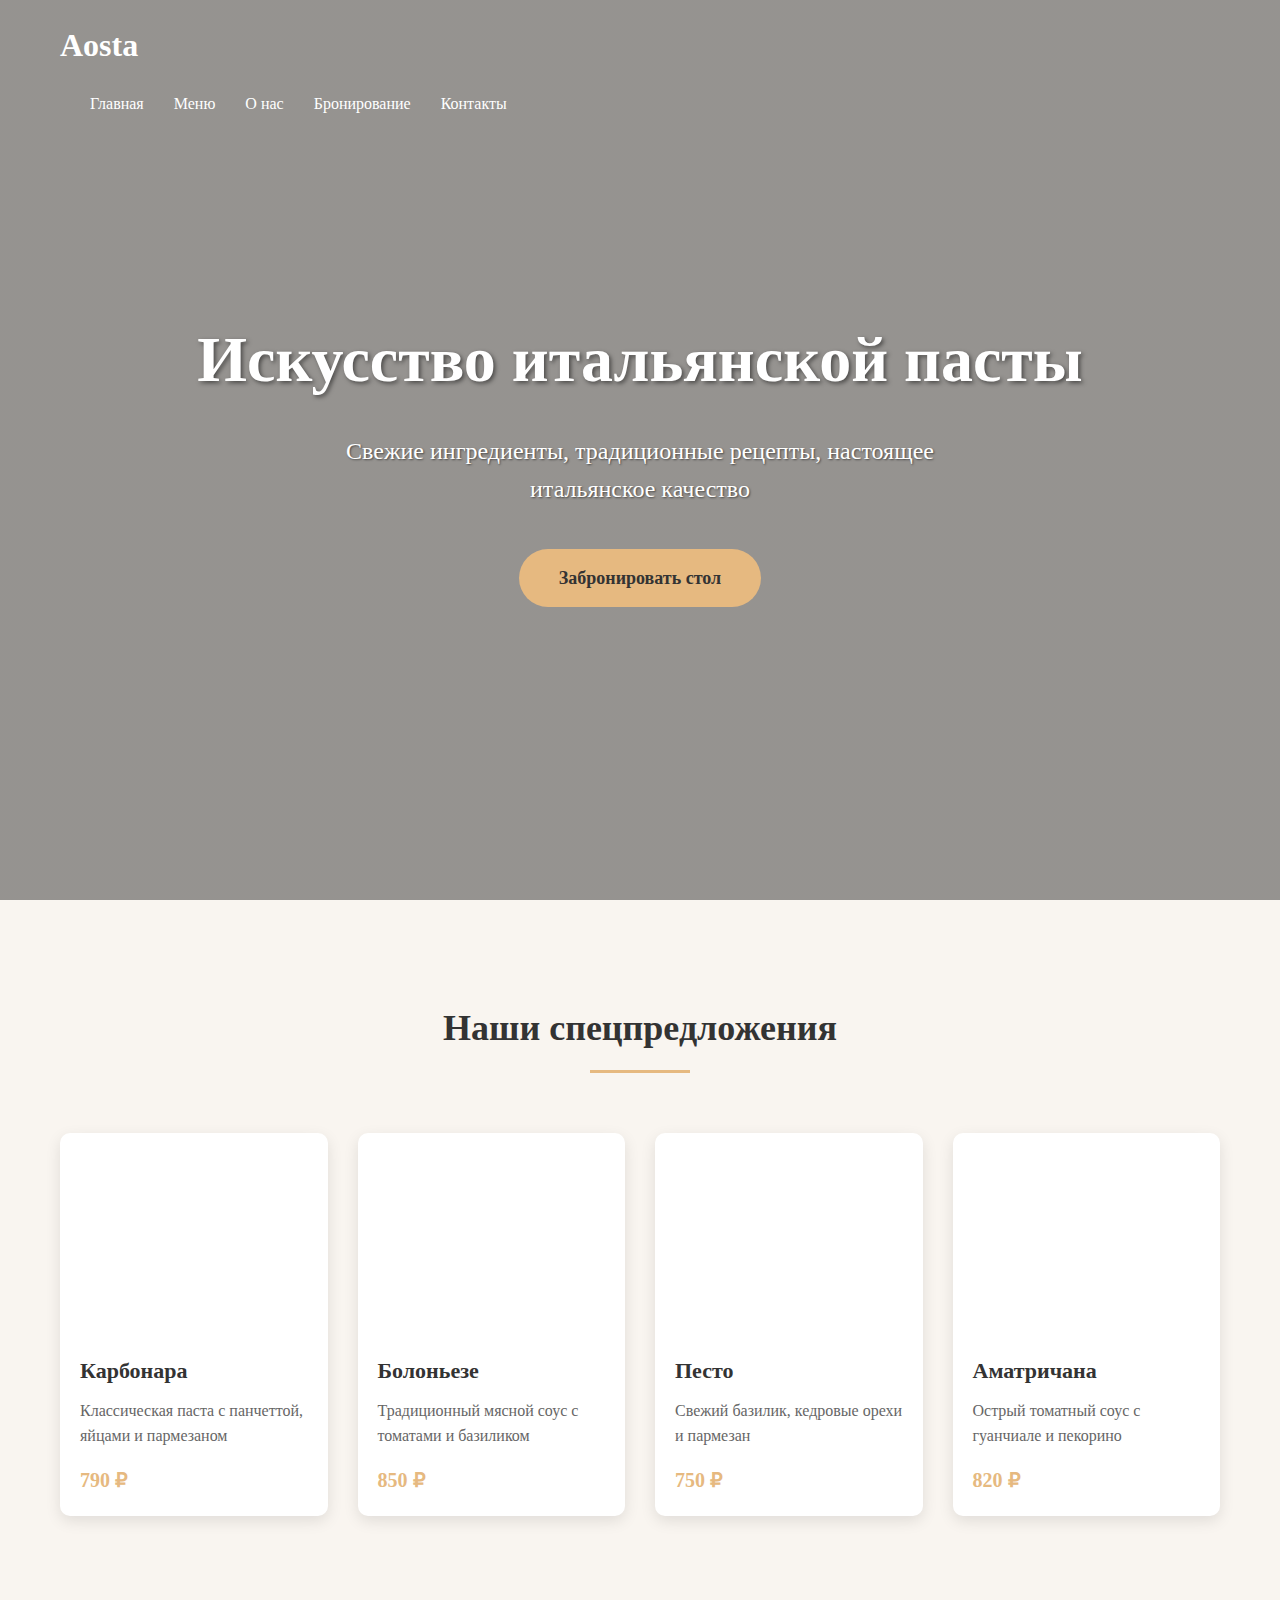
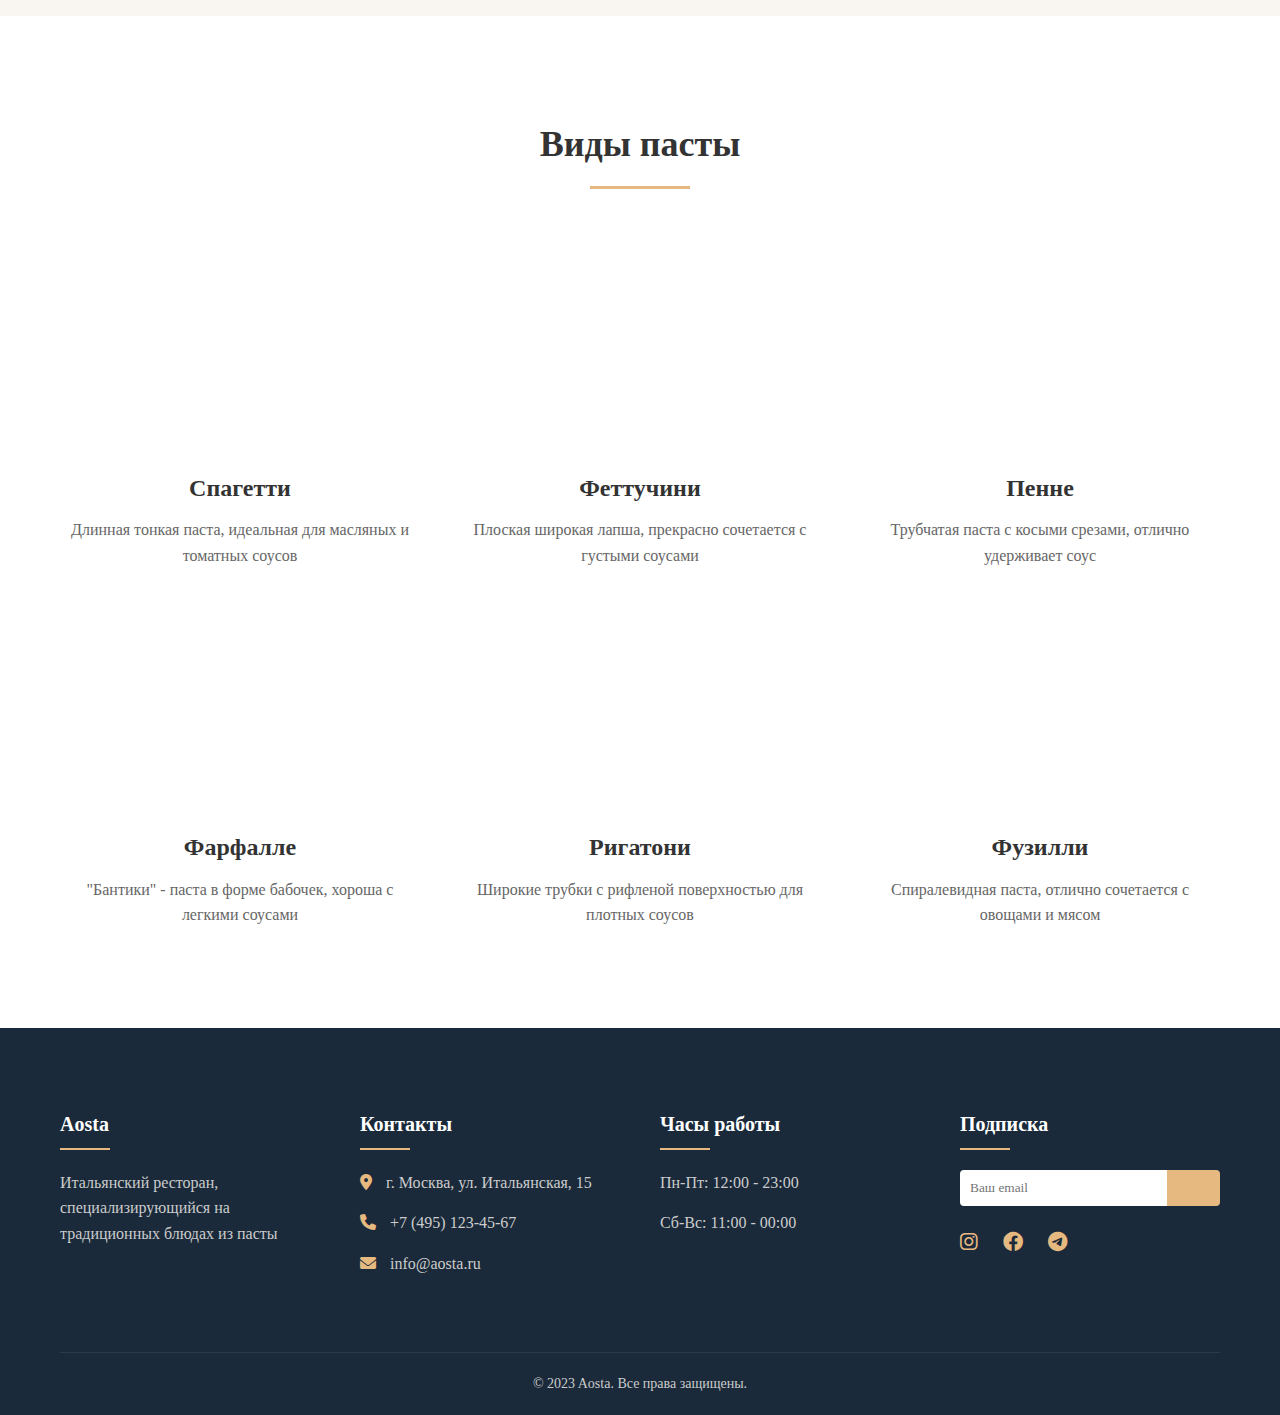
<file: index.html>
<!DOCTYPE html>
<html lang="ru">
<head>
    <meta charset="UTF-8">
    <meta name="viewport" content="width=device-width, initial-scale=1.0">
    <title>Aosta - Итальянская паста</title>
    <link rel="stylesheet" href="style.css">
    <link rel="stylesheet" href="https://cdnjs.cloudflare.com/ajax/libs/font-awesome/6.0.0-beta3/css/all.min.css">
</head>
<body>
    <header class="header">
        <div class="header-banner">
            <div class="container">
                <div class="logo">Aosta</div>
                <nav class="nav">
                    <ul>
                        <li><a href="#">Главная</a></li>
                        <li><a href="#">Меню</a></li>
                        <li><a href="#">О нас</a></li>
                        <li><a href="#">Бронирование</a></li>
                        <li><a href="#">Контакты</a></li>
                    </ul>
                </nav>
            </div>
            <div class="banner-content">
                <h1>Искусство итальянской пасты</h1>
                <p>Свежие ингредиенты, традиционные рецепты, настоящее итальянское качество</p>
                <a href="#" class="btn">Забронировать стол</a>
            </div>
        </div>
    </header>

    <section class="specials">
        <div class="container">
            <h2 class="section-title">Наши спецпредложения</h2>
            <div class="specials-grid">
                <div class="dish-card">
                    <div class="dish-image" style="background-image: url('https://images.unsplash.com/photo-1555949258-eb67b1ef0ceb?ixlib=rb-1.2.1&auto=format&fit=crop&w=500&q=80');"></div>
                    <h3>Карбонара</h3>
                    <p>Классическая паста с панчеттой, яйцами и пармезаном</p>
                    <span class="price">790 ₽</span>
                </div>
                <div class="dish-card">
                    <div class="dish-image" style="background-image: url('https://images.unsplash.com/photo-1473093295043-cdd812d0e601?ixlib=rb-1.2.1&auto=format&fit=crop&w=500&q=80');"></div>
                    <h3>Болоньезе</h3>
                    <p>Традиционный мясной соус с томатами и базиликом</p>
                    <span class="price">850 ₽</span>
                </div>
                <div class="dish-card">
                    <div class="dish-image" style="background-image: url('https://images.unsplash.com/photo-1608212589631-1c148a4f4f0d?ixlib=rb-1.2.1&auto=format&fit=crop&w=500&q=80');"></div>
                    <h3>Песто</h3>
                    <p>Свежий базилик, кедровые орехи и пармезан</p>
                    <span class="price">750 ₽</span>
                </div>
                <div class="dish-card">
                    <div class="dish-image" style="background-image: url('https://images.unsplash.com/photo-1611270629569-8b357cb88da9?ixlib=rb-1.2.1&auto=format&fit=crop&w=500&q=80');"></div>
                    <h3>Аматричана</h3>
                    <p>Острый томатный соус с гуанчиале и пекорино</p>
                    <span class="price">820 ₽</span>
                </div>
            </div>
        </div>
    </section>

    <section class="pasta-types">
        <div class="container">
            <h2 class="section-title">Виды пасты</h2>
            <div class="pasta-grid">
                <div class="pasta-item">
                    <div class="pasta-image" style="background-image: url('https://images.unsplash.com/photo-1611273426858-450d0e331b39?ixlib=rb-1.2.1&auto=format&fit=crop&w=500&q=80');"></div>
                    <h3>Спагетти</h3>
                    <p>Длинная тонкая паста, идеальная для масляных и томатных соусов</p>
                </div>
                <div class="pasta-item">
                    <div class="pasta-image" style="background-image: url('https://images.unsplash.com/photo-1551183053-bf91a1d81141?ixlib=rb-1.2.1&auto=format&fit=crop&w=500&q=80');"></div>
                    <h3>Феттучини</h3>
                    <p>Плоская широкая лапша, прекрасно сочетается с густыми соусами</p>
                </div>
                <div class="pasta-item">
                    <div class="pasta-image" style="background-image: url('https://images.unsplash.com/photo-1612929633738-8fe44f7ec841?ixlib=rb-1.2.1&auto=format&fit=crop&w=500&q=80');"></div>
                    <h3>Пенне</h3>
                    <p>Трубчатая паста с косыми срезами, отлично удерживает соус</p>
                </div>
                <div class="pasta-item">
                    <div class="pasta-image" style="background-image: url('https://images.unsplash.com/photo-1612929633738-8fe44f7ec841?ixlib=rb-1.2.1&auto=format&fit=crop&w=500&q=80');"></div>
                    <h3>Фарфалле</h3>
                    <p>"Бантики" - паста в форме бабочек, хороша с легкими соусами</p>
                </div>
                <div class="pasta-item">
                    <div class="pasta-image" style="background-image: url('https://images.unsplash.com/photo-1606921231189-5a9e5b583faa?ixlib=rb-1.2.1&auto=format&fit=crop&w=500&q=80');"></div>
                    <h3>Ригатони</h3>
                    <p>Широкие трубки с рифленой поверхностью для плотных соусов</p>
                </div>
                <div class="pasta-item">
                    <div class="pasta-image" style="background-image: url('https://images.unsplash.com/photo-1608212589631-1c148a4f4f0d?ixlib=rb-1.2.1&auto=format&fit=crop&w=500&q=80');"></div>
                    <h3>Фузилли</h3>
                    <p>Спиралевидная паста, отлично сочетается с овощами и мясом</p>
                </div>
            </div>
        </div>
    </section>

    <footer class="footer">
        <div class="container">
            <div class="footer-content">
                <div class="footer-column">
                    <h3>Aosta</h3>
                    <p>Итальянский ресторан, специализирующийся на традиционных блюдах из пасты</p>
                </div>
                <div class="footer-column">
                    <h3>Контакты</h3>
                    <p><i class="fas fa-map-marker-alt"></i> г. Москва, ул. Итальянская, 15</p>
                    <p><i class="fas fa-phone"></i> +7 (495) 123-45-67</p>
                    <p><i class="fas fa-envelope"></i> info@aosta.ru</p>
                </div>
                <div class="footer-column">
                    <h3>Часы работы</h3>
                    <p>Пн-Пт: 12:00 - 23:00</p>
                    <p>Сб-Вс: 11:00 - 00:00</p>
                </div>
                <div class="footer-column">
                    <h3>Подписка</h3>
                    <form class="subscribe-form">
                        <input type="email" placeholder="Ваш email">
                        <button type="submit"><i class="fas fa-paper-plane"></i></button>
                    </form>
                    <div class="social-links">
                        <a href="#"><i class="fab fa-instagram"></i></a>
                        <a href="#"><i class="fab fa-facebook"></i></a>
                        <a href="#"><i class="fab fa-telegram"></i></a>
                    </div>
                </div>
            </div>
            <div class="footer-bottom">
                <p>&copy; 2023 Aosta. Все права защищены.</p>
            </div>
        </div>
    </footer>
</body>
</html>
</file>
<file: style.css>
/* css/style.css */
/* Base styles */
* {
    margin: 0;
    padding: 0;
    box-sizing: border-box;
    font-family: 'Playfair Display', serif;
}

body {
    background-color: #f9f5f0;
    color: #333;
    line-height: 1.6;
}

.container {
    width: 100%;
    max-width: 1200px;
    margin: 0 auto;
    padding: 0 20px;
}

/* Header styles */
.header {
    position: relative;
}

.header-banner {
    background-image: linear-gradient(rgba(0, 0, 0, 0.4), rgba(0, 0, 0, 0.4)), 
                      url('https://images.unsplash.com/photo-1551183053-bf91a1d81141?ixlib=rb-1.2.1&auto=format&fit=crop&w=1350&q=80');
    background-size: cover;
    background-position: center;
    height: 100vh;
    min-height: 600px;
    color: white;
    display: flex;
    flex-direction: column;
}

.logo {
    font-size: 32px;
    font-weight: 700;
    color: white;
    padding: 20px 0;
}

.nav ul {
    display: flex;
    list-style: none;
}

.nav ul li {
    margin-left: 30px;
}

.nav ul li a {
    text-decoration: none;
    color: white;
    font-weight: 500;
    transition: color 0.3s;
}

.nav ul li a:hover {
    color: #e6b980;
}

.banner-content {
    flex-grow: 1;
    display: flex;
    flex-direction: column;
    justify-content: center;
    align-items: center;
    text-align: center;
    padding-bottom: 100px;
}

.banner-content h1 {
    font-size: 64px;
    margin-bottom: 20px;
    text-shadow: 2px 2px 4px rgba(0, 0, 0, 0.5);
}

.banner-content p {
    font-size: 24px;
    margin-bottom: 40px;
    max-width: 700px;
    text-shadow: 1px 1px 2px rgba(0, 0, 0, 0.5);
}

.btn {
    display: inline-block;
    background-color: #e6b980;
    color: #333;
    padding: 15px 40px;
    border-radius: 30px;
    text-decoration: none;
    font-weight: bold;
    font-size: 18px;
    transition: all 0.3s;
    border: none;
    cursor: pointer;
}

.btn:hover {
    background-color: #d4a76a;
    transform: translateY(-3px);
    box-shadow: 0 10px 20px rgba(0, 0, 0, 0.2);
}

/* Section titles */
.section-title {
    text-align: center;
    font-size: 36px;
    margin-bottom: 60px;
    color: #333;
    position: relative;
    padding-bottom: 15px;
}

.section-title::after {
    content: '';
    position: absolute;
    bottom: 0;
    left: 50%;
    transform: translateX(-50%);
    width: 100px;
    height: 3px;
    background-color: #e6b980;
}

/* Specials section */
.specials {
    padding: 100px 0;
}

.specials-grid {
    display: grid;
    grid-template-columns: repeat(auto-fit, minmax(250px, 1fr));
    gap: 30px;
}

.dish-card {
    background-color: white;
    border-radius: 10px;
    overflow: hidden;
    box-shadow: 0 5px 15px rgba(0, 0, 0, 0.1);
    transition: transform 0.3s;
}

.dish-card:hover {
    transform: translateY(-10px);
}

.dish-image {
    height: 200px;
    background-size: cover;
    background-position: center;
}

.dish-card h3 {
    padding: 20px 20px 10px;
    font-size: 22px;
    color: #333;
}

.dish-card p {
    padding: 0 20px;
    color: #666;
    margin-bottom: 15px;
}

.price {
    display: block;
    padding: 0 20px 20px;
    font-weight: bold;
    color: #e6b980;
    font-size: 20px;
}

/* Pasta types section */
.pasta-types {
    padding: 100px 0;
    background-color: white;
}

.pasta-grid {
    display: grid;
    grid-template-columns: repeat(auto-fit, minmax(300px, 1fr));
    gap: 40px;
}

.pasta-item {
    text-align: center;
}

.pasta-image {
    height: 200px;
    background-size: cover;
    background-position: center;
    border-radius: 10px;
    margin-bottom: 20px;
    transition: transform 0.3s;
}

.pasta-item:hover .pasta-image {
    transform: scale(1.05);
}

.pasta-item h3 {
    font-size: 24px;
    margin-bottom: 10px;
    color: #333;
}

.pasta-item p {
    color: #666;
}

/* Footer styles */
.footer {
    background-color: #1a2a3a;
    color: white;
    padding: 80px 0 20px;
}

.footer-content {
    display: grid;
    grid-template-columns: repeat(auto-fit, minmax(250px, 1fr));
    gap: 40px;
    margin-bottom: 60px;
}

.footer-column h3 {
    font-size: 20px;
    margin-bottom: 20px;
    position: relative;
    padding-bottom: 10px;
}

.footer-column h3::after {
    content: '';
    position: absolute;
    bottom: 0;
    left: 0;
    width: 50px;
    height: 2px;
    background-color: #e6b980;
}

.footer-column p {
    margin-bottom: 15px;
    color: #ccc;
}

.footer-column i {
    margin-right: 10px;
    color: #e6b980;
}

.subscribe-form {
    display: flex;
    margin-bottom: 20px;
}

.subscribe-form input {
    flex-grow: 1;
    padding: 10px;
    border: none;
    border-radius: 4px 0 0 4px;
}

.subscribe-form button {
    background-color: #e6b980;
    color: #333;
    border: none;
    padding: 0 15px;
    border-radius: 0 4px 4px 0;
    cursor: pointer;
}

.social-links {
    display: flex;
    gap: 15px;
}

.social-links a {
    color: white;
    font-size: 20px;
    transition: color 0.3s;
}

.social-links a:hover {
    color: #e6b980;
}

.footer-bottom {
    text-align: center;
    padding-top: 20px;
    border-top: 1px solid #2a3a4a;
    color: #ccc;
    font-size: 14px;
}

/* Responsive adjustments */
@media (max-width: 768px) {
    .banner-content h1 {
        font-size: 48px;
    }
    
    .banner-content p {
        font-size: 18px;
    }
    
    .nav ul {
        display: none;
    }
    
    .section-title {
        font-size: 28px;
    }
}
</file>
